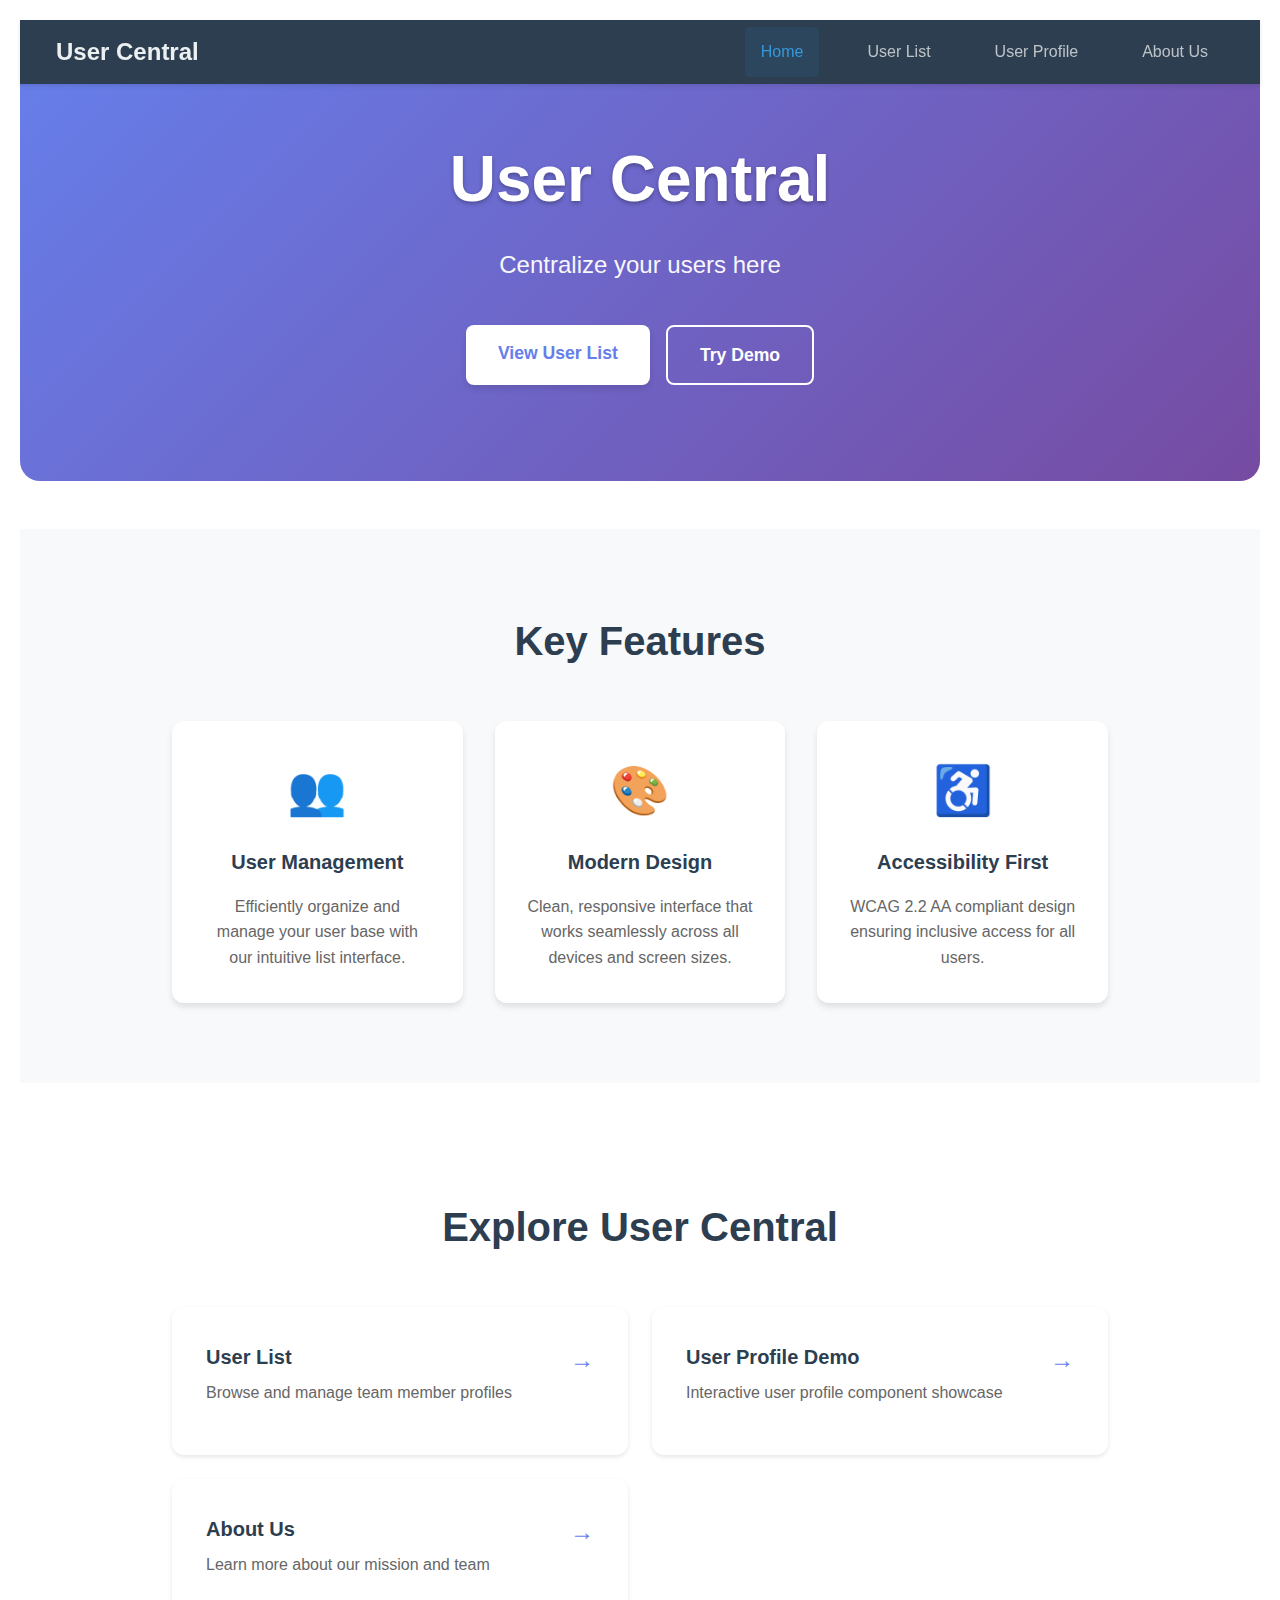
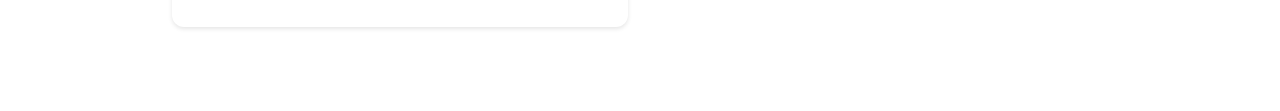
<file: src/index.html>
<!DOCTYPE html>
<html lang="en">
<head>
  <meta charset="UTF-8">
  <meta name="viewport" content="width=device-width, initial-scale=1.0">
  <meta name="description" content="User Central - Centralize your users here. Modern user management system.">
  <title>User Central - Centralize Your Users</title>
  <link rel="stylesheet" href="styles/navigation.css">
  <link rel="stylesheet" href="styles/home.css">
  <link rel="stylesheet" href="styles/userList.css">
</head>
<body>
  <header>
    <div id="navigation-container"></div>
  </header>

  <main>
    <!-- Hero Section -->
    <section class="hero-section" aria-labelledby="hero-title">
      <div class="hero-container">
        <h1 id="hero-title" class="hero-title">User Central</h1>
        <p class="hero-subtitle">Centralize your users here</p>
        <div class="hero-cta">
          <a href="index.html#users" class="cta-button cta-button--primary">View User List</a>
          <a href="user-profile.html" class="cta-button cta-button--secondary">Try Demo</a>
        </div>
      </div>
    </section>

    <!-- Features Section -->
    <section class="features-section" aria-labelledby="features-title">
      <div class="features-container">
        <h2 id="features-title" class="features-title">Key Features</h2>
        <div class="features-grid">
          <div class="feature-card">
            <div class="feature-icon">👥</div>
            <h3 class="feature-card-title">User Management</h3>
            <p class="feature-card-description">
              Efficiently organize and manage your user base with our intuitive list interface.
            </p>
          </div>
          <div class="feature-card">
            <div class="feature-icon">🎨</div>
            <h3 class="feature-card-title">Modern Design</h3>
            <p class="feature-card-description">
              Clean, responsive interface that works seamlessly across all devices and screen sizes.
            </p>
          </div>
          <div class="feature-card">
            <div class="feature-icon">♿</div>
            <h3 class="feature-card-title">Accessibility First</h3>
            <p class="feature-card-description">
              WCAG 2.2 AA compliant design ensuring inclusive access for all users.
            </p>
          </div>
        </div>
      </div>
    </section>

    <!-- Navigation/CTA Section -->
    <section class="navigation-section" aria-labelledby="nav-title">
      <div class="navigation-container">
        <h2 id="nav-title" class="navigation-title">Explore User Central</h2>
        <div class="navigation-grid">
          <a href="index.html#users" class="nav-card">
            <h3 class="nav-card-title">User List</h3>
            <p class="nav-card-description">Browse and manage team member profiles</p>
            <span class="nav-card-arrow">→</span>
          </a>
          <a href="user-profile.html" class="nav-card">
            <h3 class="nav-card-title">User Profile Demo</h3>
            <p class="nav-card-description">Interactive user profile component showcase</p>
            <span class="nav-card-arrow">→</span>
          </a>
          <a href="about-us.html" class="nav-card">
            <h3 class="nav-card-title">About Us</h3>
            <p class="nav-card-description">Learn more about our mission and team</p>
            <span class="nav-card-arrow">→</span>
          </a>
        </div>
      </div>
    </section>
  </main>

  <!-- Scripts -->
  <script src="js/Navigation.js"></script>
  <script src="js/mockData.js"></script>
  <script src="js/UserList.js"></script>
  
  <script>
    // Application state for User List functionality
    let userList;

    function initializeApp() {
      // Initialize navigation with home as current page
      window.navigation = new Navigation('navigation-container', 'home');
      
      // Check URL hash for User List
      if (window.location.hash === '#users') {
        showUserList();
      }
    }

    function showUserList() {
      // Create User List section if it doesn't exist
      let userListSection = document.getElementById('user-list-section');
      if (!userListSection) {
        userListSection = document.createElement('section');
        userListSection.id = 'user-list-section';
        userListSection.className = 'user-list-section';
        userListSection.innerHTML = '<div id="user-list-container" aria-label="Team members list"></div>';
        document.querySelector('main').appendChild(userListSection);
      }
      
      // Show User List and hide other sections
      document.querySelectorAll('main > section').forEach(section => {
        section.style.display = section.id === 'user-list-section' ? 'block' : 'none';
      });
      
      // Initialize User List if not already created
      if (!userList) {
        userList = createUserList('user-list-container', getAllUsers());
      }
      
      // Update navigation state
      if (window.navigation) {
        window.navigation.updateCurrentPage('users');
      }
    }

    function hideUserList() {
      const userListSection = document.getElementById('user-list-section');
      if (userListSection) {
        userListSection.style.display = 'none';
      }
      
      // Show all main sections
      document.querySelectorAll('main > section:not(#user-list-section)').forEach(section => {
        section.style.display = 'block';
      });
      
      // Update navigation state
      if (window.navigation) {
        window.navigation.updateCurrentPage('home');
      }
    }

    // Handle hash changes
    window.addEventListener('hashchange', function() {
      if (window.location.hash === '#users') {
        showUserList();
      } else {
        hideUserList();
      }
    });

    // Make functions available globally
    window.showUserList = showUserList;

    // Initialize when DOM is loaded
    document.addEventListener('DOMContentLoaded', initializeApp);
  </script>
</body>
</html>
</file>
<file: src/styles/navigation.css>
/* Navigation Styles */
.main-navigation {
  background-color: #2c3e50;
  box-shadow: 0 2px 4px rgba(0, 0, 0, 0.1);
  position: sticky;
  top: 0;
  z-index: 1000;
}

.nav-container {
  max-width: 1200px;
  margin: 0 auto;
  padding: 0 1rem;
  display: flex;
  justify-content: space-between;
  align-items: center;
  min-height: 4rem;
}

.nav-brand .brand-title {
  color: #ecf0f1;
  font-size: 1.5rem;
  font-weight: 600;
  margin: 0;
}

.nav-menu {
  display: flex;
  list-style: none;
  margin: 0;
  padding: 0;
  gap: 2rem;
}

.nav-item {
  margin: 0;
}

.nav-link {
  color: #bdc3c7;
  text-decoration: none;
  font-weight: 500;
  padding: 0.75rem 1rem;
  border-radius: 0.25rem;
  transition: all 0.3s ease;
  display: block;
}

.nav-link:hover {
  color: #ecf0f1;
  background-color: rgba(255, 255, 255, 0.1);
}

.nav-item--active .nav-link {
  color: #3498db;
  background-color: rgba(52, 152, 219, 0.1);
}

.nav-item--active .nav-link:hover {
  color: #5dade2;
}

/* Mobile Menu Toggle */
.mobile-menu-toggle {
  display: none;
  flex-direction: column;
  background: none;
  border: none;
  cursor: pointer;
  padding: 0.5rem;
  width: 2rem;
  height: 1.5rem;
  justify-content: space-between;
}

.hamburger-line {
  width: 100%;
  height: 2px;
  background-color: #ecf0f1;
  transition: all 0.3s ease;
  transform-origin: center;
}

.mobile-menu-toggle--active .hamburger-line:nth-child(1) {
  transform: rotate(45deg) translate(5px, 5px);
}

.mobile-menu-toggle--active .hamburger-line:nth-child(2) {
  opacity: 0;
}

.mobile-menu-toggle--active .hamburger-line:nth-child(3) {
  transform: rotate(-45deg) translate(7px, -6px);
}

/* Mobile Responsive */
@media (max-width: 768px) {
  .mobile-menu-toggle {
    display: flex;
  }

  .nav-menu {
    position: absolute;
    top: 100%;
    left: 0;
    right: 0;
    background-color: #2c3e50;
    flex-direction: column;
    gap: 0;
    box-shadow: 0 4px 6px rgba(0, 0, 0, 0.1);
    transform: translateY(-100%);
    opacity: 0;
    visibility: hidden;
    transition: all 0.3s ease;
  }

  .nav-menu--open {
    transform: translateY(0);
    opacity: 1;
    visibility: visible;
  }

  .nav-item {
    border-bottom: 1px solid rgba(255, 255, 255, 0.1);
  }

  .nav-item:last-child {
    border-bottom: none;
  }

  .nav-link {
    padding: 1rem;
    text-align: center;
  }
}

/* Focus Styles for Accessibility */
.nav-link:focus,
.mobile-menu-toggle:focus {
  outline: 2px solid #3498db;
  outline-offset: 2px;
}

/* High Contrast Mode Support */
@media (prefers-contrast: high) {
  .main-navigation {
    border-bottom: 2px solid;
  }
  
  .nav-link {
    border: 1px solid transparent;
  }
  
  .nav-link:hover,
  .nav-link:focus {
    border-color: currentColor;
  }
}
</file>
<file: src/styles/home.css>
/* Home Page Styles */

/* Global Styles */
* {
  margin: 0;
  padding: 0;
  box-sizing: border-box;
}

body {
  font-family: -apple-system, BlinkMacSystemFont, 'Segoe UI', Roboto, Oxygen, Ubuntu, Cantarell, sans-serif;
  line-height: 1.6;
  color: #333;
  background-color: #ffffff;
  margin: 0;
  padding: 20px;
}

header {
  margin: 0;
  padding: 0;
}

main {
  max-width: 1200px;
  margin: 0 auto;
}

/* Hero Section */
.hero-section {
  text-align: center;
  padding: 4rem 0 6rem;
  background: linear-gradient(135deg, #667eea 0%, #764ba2 100%);
  color: white;
  margin: -20px -20px 0 -20px;
  border-radius: 0 0 20px 20px;
}

.hero-container {
  max-width: 800px;
  margin: 0 auto;
  padding: 0 2rem;
}

.hero-title {
  font-size: 4rem;
  font-weight: 800;
  margin-bottom: 1rem;
  text-shadow: 0 2px 4px rgba(0, 0, 0, 0.3);
}

.hero-subtitle {
  font-size: 1.5rem;
  font-weight: 300;
  margin-bottom: 2.5rem;
  opacity: 0.95;
}

.hero-cta {
  display: flex;
  gap: 1rem;
  justify-content: center;
  flex-wrap: wrap;
}

.cta-button {
  display: inline-block;
  padding: 0.875rem 2rem;
  font-size: 1.1rem;
  font-weight: 600;
  text-decoration: none;
  border-radius: 8px;
  transition: all 0.3s ease;
  min-width: 140px;
  text-align: center;
}

.cta-button--primary {
  background-color: #ffffff;
  color: #667eea;
  box-shadow: 0 4px 6px rgba(0, 0, 0, 0.1);
}

.cta-button--primary:hover {
  background-color: #f8f9fa;
  transform: translateY(-2px);
  box-shadow: 0 6px 12px rgba(0, 0, 0, 0.15);
}

.cta-button--secondary {
  background-color: transparent;
  color: white;
  border: 2px solid white;
}

.cta-button--secondary:hover {
  background-color: white;
  color: #667eea;
  transform: translateY(-2px);
}

/* Features Section */
.features-section {
  padding: 5rem 0;
  background-color: #f8f9fa;
  margin: 3rem -20px;
}

.features-container {
  max-width: 1000px;
  margin: 0 auto;
  padding: 0 2rem;
}

.features-title {
  text-align: center;
  font-size: 2.5rem;
  font-weight: 700;
  margin-bottom: 3rem;
  color: #2c3e50;
}

.features-grid {
  display: grid;
  grid-template-columns: repeat(auto-fit, minmax(280px, 1fr));
  gap: 2rem;
}

.feature-card {
  background: white;
  padding: 2rem;
  border-radius: 12px;
  box-shadow: 0 4px 6px rgba(0, 0, 0, 0.1);
  text-align: center;
  transition: transform 0.3s ease;
}

.feature-card:hover {
  transform: translateY(-5px);
}

.feature-icon {
  font-size: 3rem;
  margin-bottom: 1rem;
  display: block;
}

.feature-card-title {
  font-size: 1.25rem;
  font-weight: 600;
  margin-bottom: 1rem;
  color: #2c3e50;
}

.feature-card-description {
  color: #666;
  line-height: 1.6;
}

/* Navigation Section */
.navigation-section {
  padding: 4rem 0;
  background-color: #ffffff;
}

.navigation-container {
  max-width: 1000px;
  margin: 0 auto;
  padding: 0 2rem;
}

.navigation-title {
  text-align: center;
  font-size: 2.5rem;
  font-weight: 700;
  margin-bottom: 3rem;
  color: #2c3e50;
}

.navigation-grid {
  display: grid;
  grid-template-columns: repeat(auto-fit, minmax(300px, 1fr));
  gap: 1.5rem;
}

.nav-card {
  display: block;
  background: white;
  padding: 2rem;
  border-radius: 12px;
  box-shadow: 0 2px 4px rgba(0, 0, 0, 0.1);
  text-decoration: none;
  color: inherit;
  transition: all 0.3s ease;
  border: 2px solid transparent;
  position: relative;
}

.nav-card:hover {
  transform: translateY(-3px);
  box-shadow: 0 8px 16px rgba(0, 0, 0, 0.15);
  border-color: #667eea;
}

.nav-card-title {
  font-size: 1.25rem;
  font-weight: 600;
  margin-bottom: 0.5rem;
  color: #2c3e50;
}

.nav-card-description {
  color: #666;
  margin-bottom: 1rem;
  line-height: 1.5;
}

.nav-card-arrow {
  position: absolute;
  top: 2rem;
  right: 2rem;
  font-size: 1.5rem;
  color: #667eea;
  transition: transform 0.3s ease;
}

.nav-card:hover .nav-card-arrow {
  transform: translateX(5px);
}

/* User List Section (when shown via hash) */
.user-list-section {
  padding: 2rem 0;
  display: none;
}

/* Responsive Design */
@media (max-width: 768px) {
  body {
    padding: 10px;
  }

  .hero-section {
    padding: 3rem 0 4rem;
    margin: -10px -10px 0 -10px;
  }

  .hero-title {
    font-size: 2.5rem;
  }

  .hero-subtitle {
    font-size: 1.2rem;
  }

  .hero-cta {
    flex-direction: column;
    align-items: center;
  }

  .features-section {
    margin: 2rem -10px;
    padding: 3rem 0;
  }

  .features-title,
  .navigation-title {
    font-size: 2rem;
  }

  .features-container,
  .navigation-container {
    padding: 0 1rem;
  }

  .feature-card,
  .nav-card {
    padding: 1.5rem;
  }

  .navigation-grid {
    grid-template-columns: 1fr;
  }
}

@media (max-width: 480px) {
  .hero-title {
    font-size: 2rem;
  }

  .hero-subtitle {
    font-size: 1.1rem;
  }

  .cta-button {
    padding: 0.75rem 1.5rem;
    font-size: 1rem;
  }

  .features-grid {
    grid-template-columns: 1fr;
  }

  .feature-card,
  .nav-card {
    padding: 1.25rem;
  }
}

/* Focus Styles for Accessibility */
.cta-button:focus,
.nav-card:focus {
  outline: 2px solid #667eea;
  outline-offset: 2px;
}

/* High Contrast Mode Support */
@media (prefers-contrast: high) {
  .hero-section {
    border: 2px solid;
  }
  
  .feature-card,
  .nav-card {
    border: 1px solid;
  }
}
</file>
<file: src/styles/userList.css>
/* User List Component Styles - Mobile First Responsive Design */

/* User List Container */
.user-list {
  max-width: 1200px;
  margin: 0 auto;
  padding: 20px;
}

/* Header */
.user-list__header {
  display: flex;
  justify-content: space-between;
  align-items: center;
  margin-bottom: 24px;
  flex-wrap: wrap;
  gap: 16px;
}

.user-list__title {
  font-size: 1.75rem;
  font-weight: 600;
  color: #2c3e50;
  margin: 0;
}

.user-list__controls {
  display: flex;
  gap: 8px;
  background-color: #f8f9fa;
  border-radius: 6px;
  padding: 4px;
}

.user-list__view-toggle {
  padding: 8px 16px;
  border: none;
  background-color: transparent;
  color: #495057;
  border-radius: 4px;
  cursor: pointer;
  font-size: 0.9rem;
  font-weight: 500;
  transition: all 0.2s ease;
}

.user-list__view-toggle:hover {
  background-color: #e9ecef;
}

.user-list__view-toggle--active {
  background-color: #007bff;
  color: white;
}

.user-list__view-toggle:focus {
  outline: 2px solid #007bff;
  outline-offset: 2px;
}

/* List Container - Grid View (Default) */
.user-list__container {
  display: grid;
  gap: 20px;
  grid-template-columns: 1fr;
}

.user-list__container--grid {
  grid-template-columns: repeat(auto-fit, minmax(350px, 1fr));
}

.user-list__container--list {
  grid-template-columns: 1fr;
  gap: 16px;
}

/* User List Item */
.user-list__item {
  transition: transform 0.2s ease;
}

.user-list__item:hover {
  transform: translateY(-2px);
}

.user-list__profile-container {
  height: 100%;
}

/* List View Modifications */
.user-list__container--list .user-profile {
  max-width: none;
  margin: 0;
}

/* Footer */
.user-list__footer {
  margin-top: 32px;
  text-align: center;
  padding-top: 24px;
  border-top: 1px solid #e0e0e0;
}

.user-list__count {
  color: #666;
  font-size: 0.95rem;
  margin: 0;
}

/* Responsive Design - Tablet */
@media (min-width: 768px) {
  .user-list {
    padding: 32px;
  }

  .user-list__header {
    margin-bottom: 32px;
  }

  .user-list__title {
    font-size: 2rem;
  }

  .user-list__container--grid {
    grid-template-columns: repeat(auto-fit, minmax(400px, 1fr));
  }
}

/* Responsive Design - Desktop */
@media (min-width: 1024px) {
  .user-list__container--grid {
    grid-template-columns: repeat(auto-fit, minmax(450px, 1fr));
  }
}

/* Large Desktop */
@media (min-width: 1200px) {
  .user-list__container--grid {
    grid-template-columns: repeat(3, 1fr);
  }
}

/* Loading State */
.user-list--loading .user-list__container {
  opacity: 0.6;
  pointer-events: none;
}

/* Empty State */
.user-list__empty {
  text-align: center;
  padding: 48px 20px;
  color: #666;
}

.user-list__empty h3 {
  color: #2c3e50;
  margin-bottom: 8px;
}

/* High Contrast Mode Support */
@media (prefers-contrast: high) {
  .user-list__controls {
    border: 2px solid #000;
  }

  .user-list__view-toggle--active {
    background-color: #000;
  }
}

/* Reduced Motion Support */
@media (prefers-reduced-motion: reduce) {
  .user-list__item,
  .user-list__view-toggle {
    transition: none;
  }

  .user-list__item:hover {
    transform: none;
  }
}
</file>
